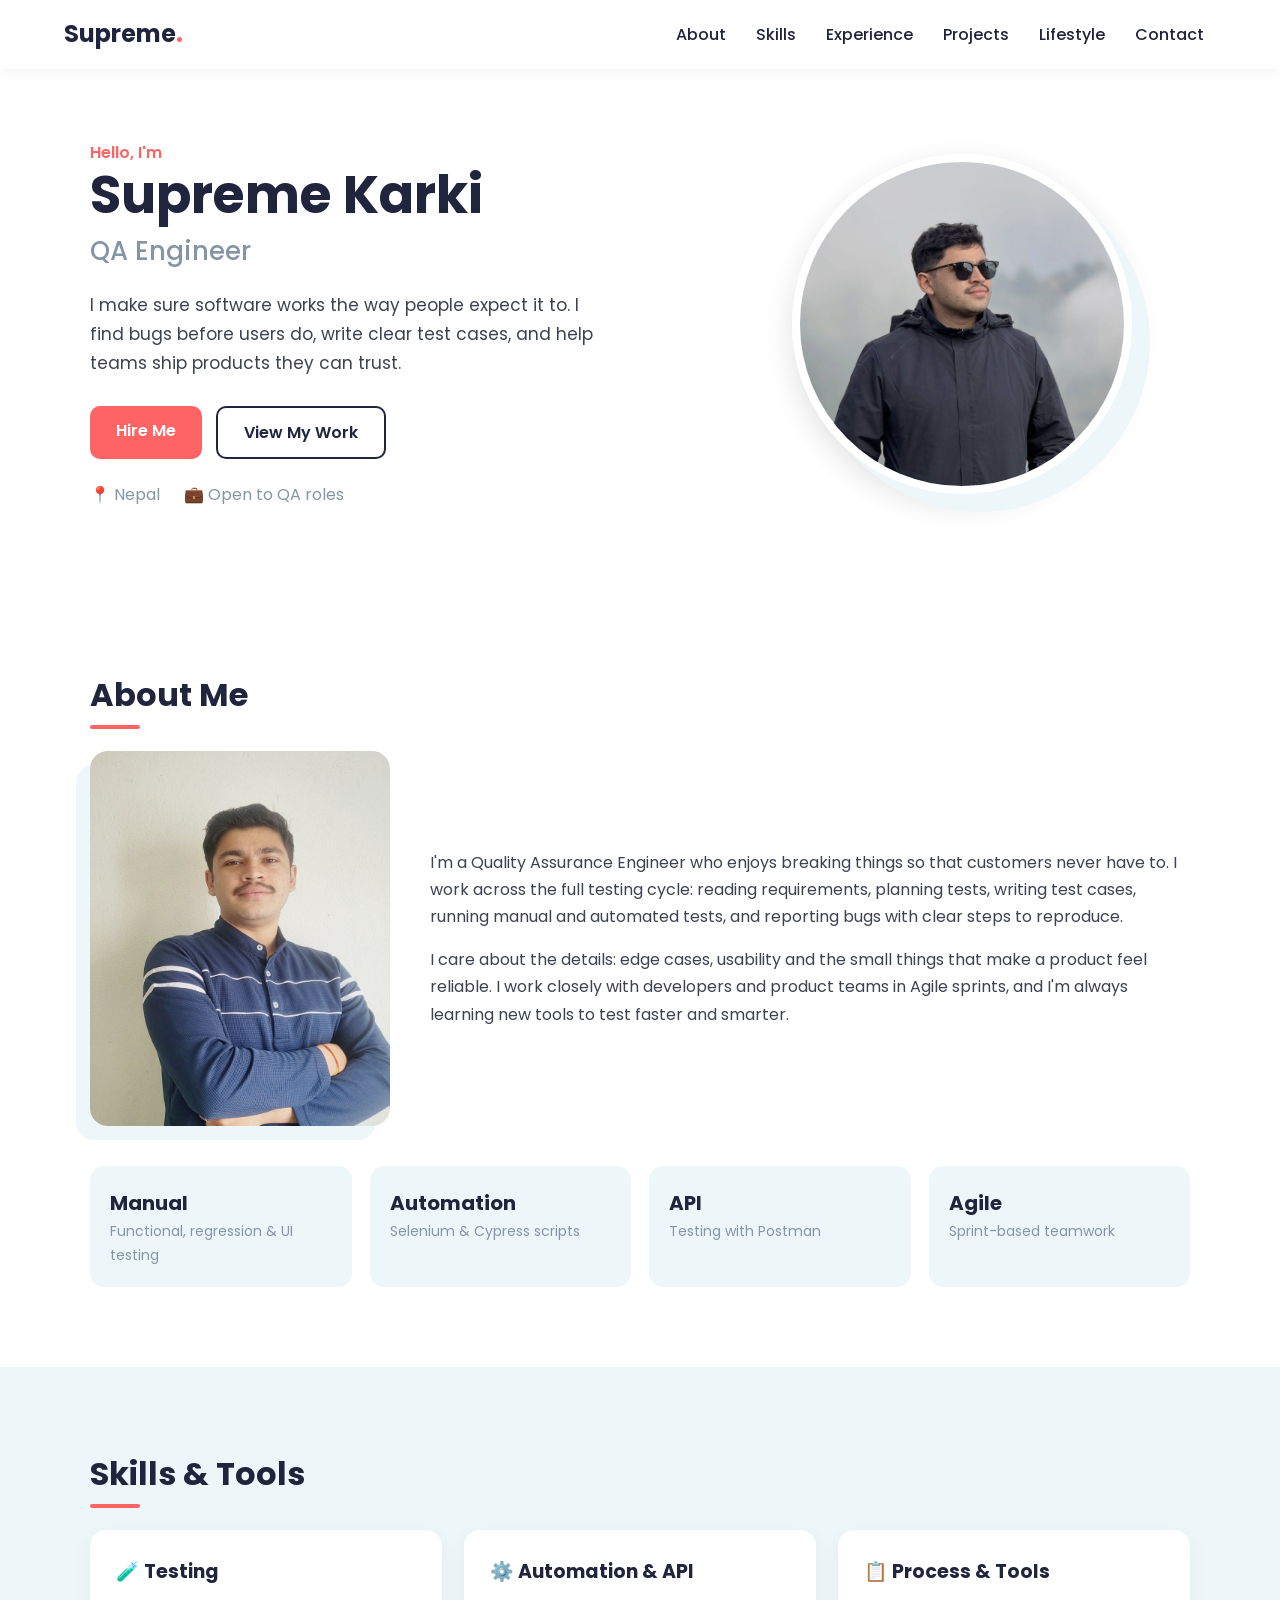
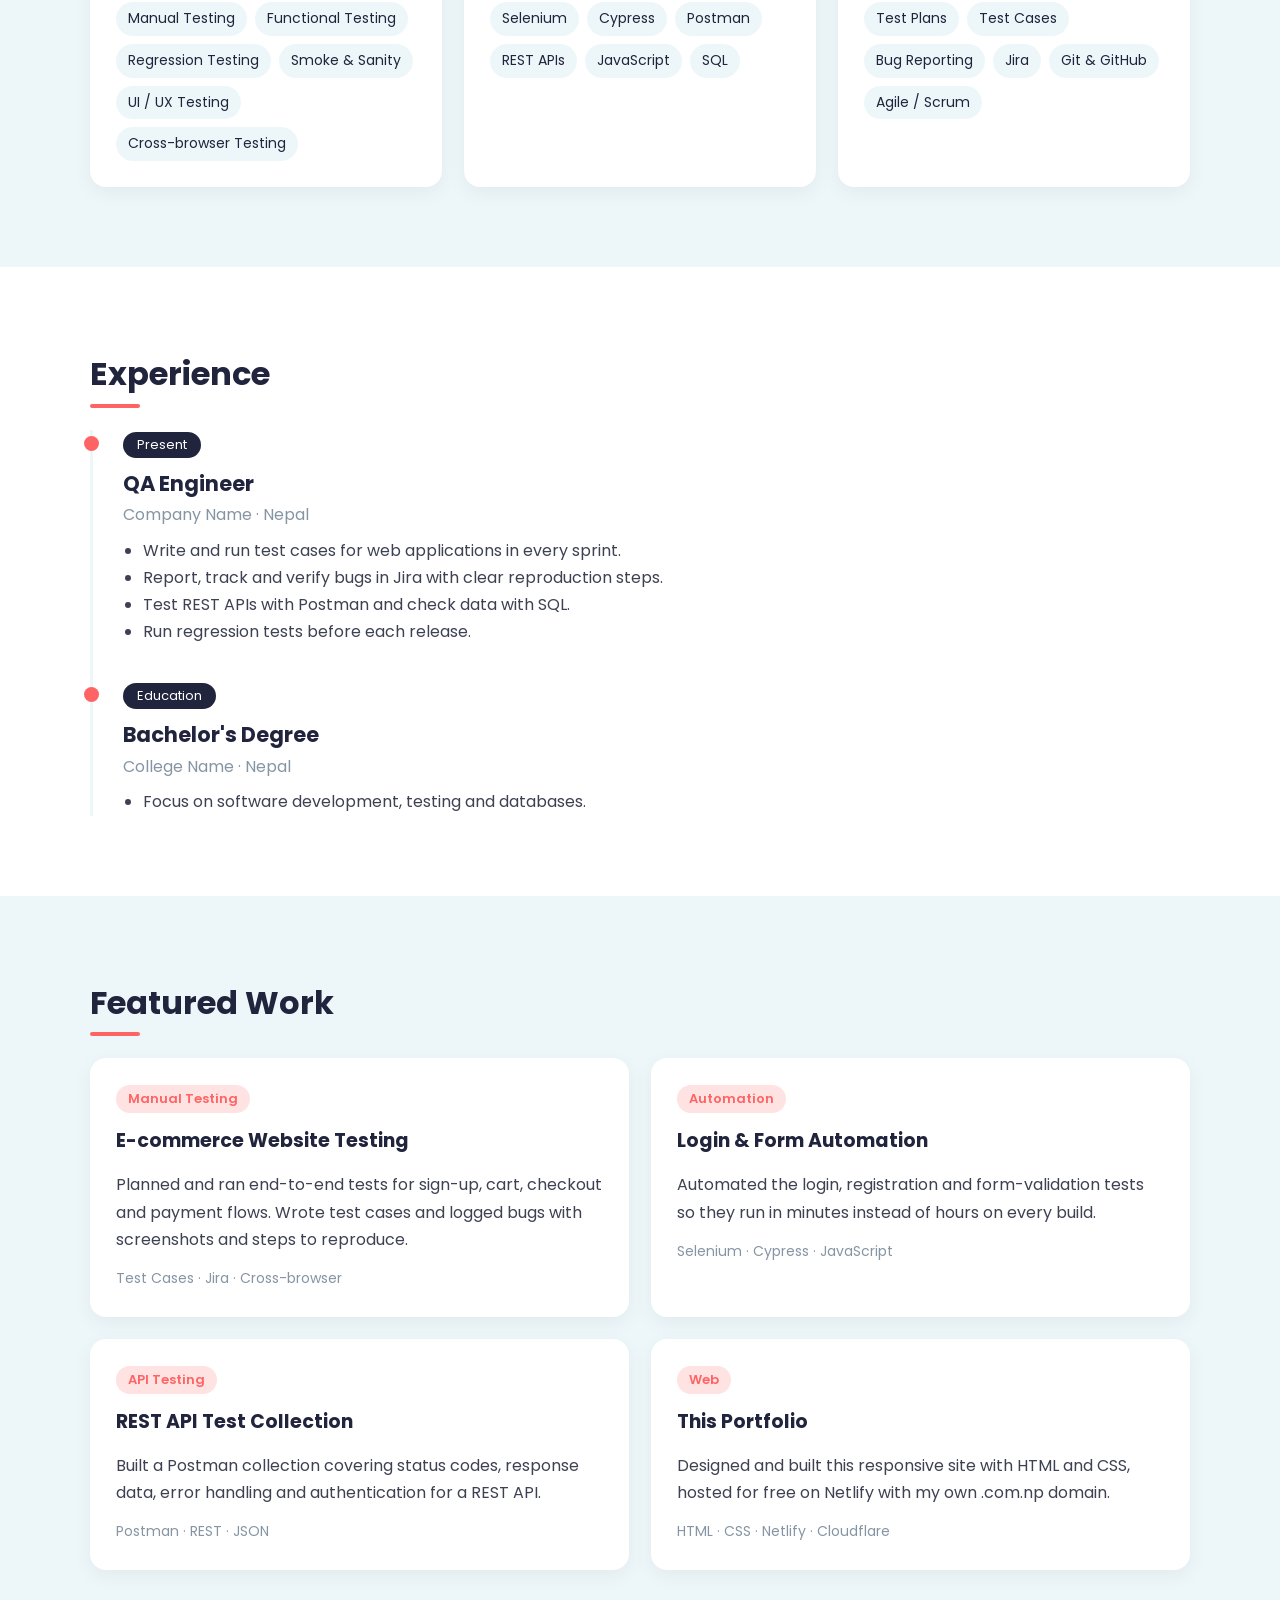
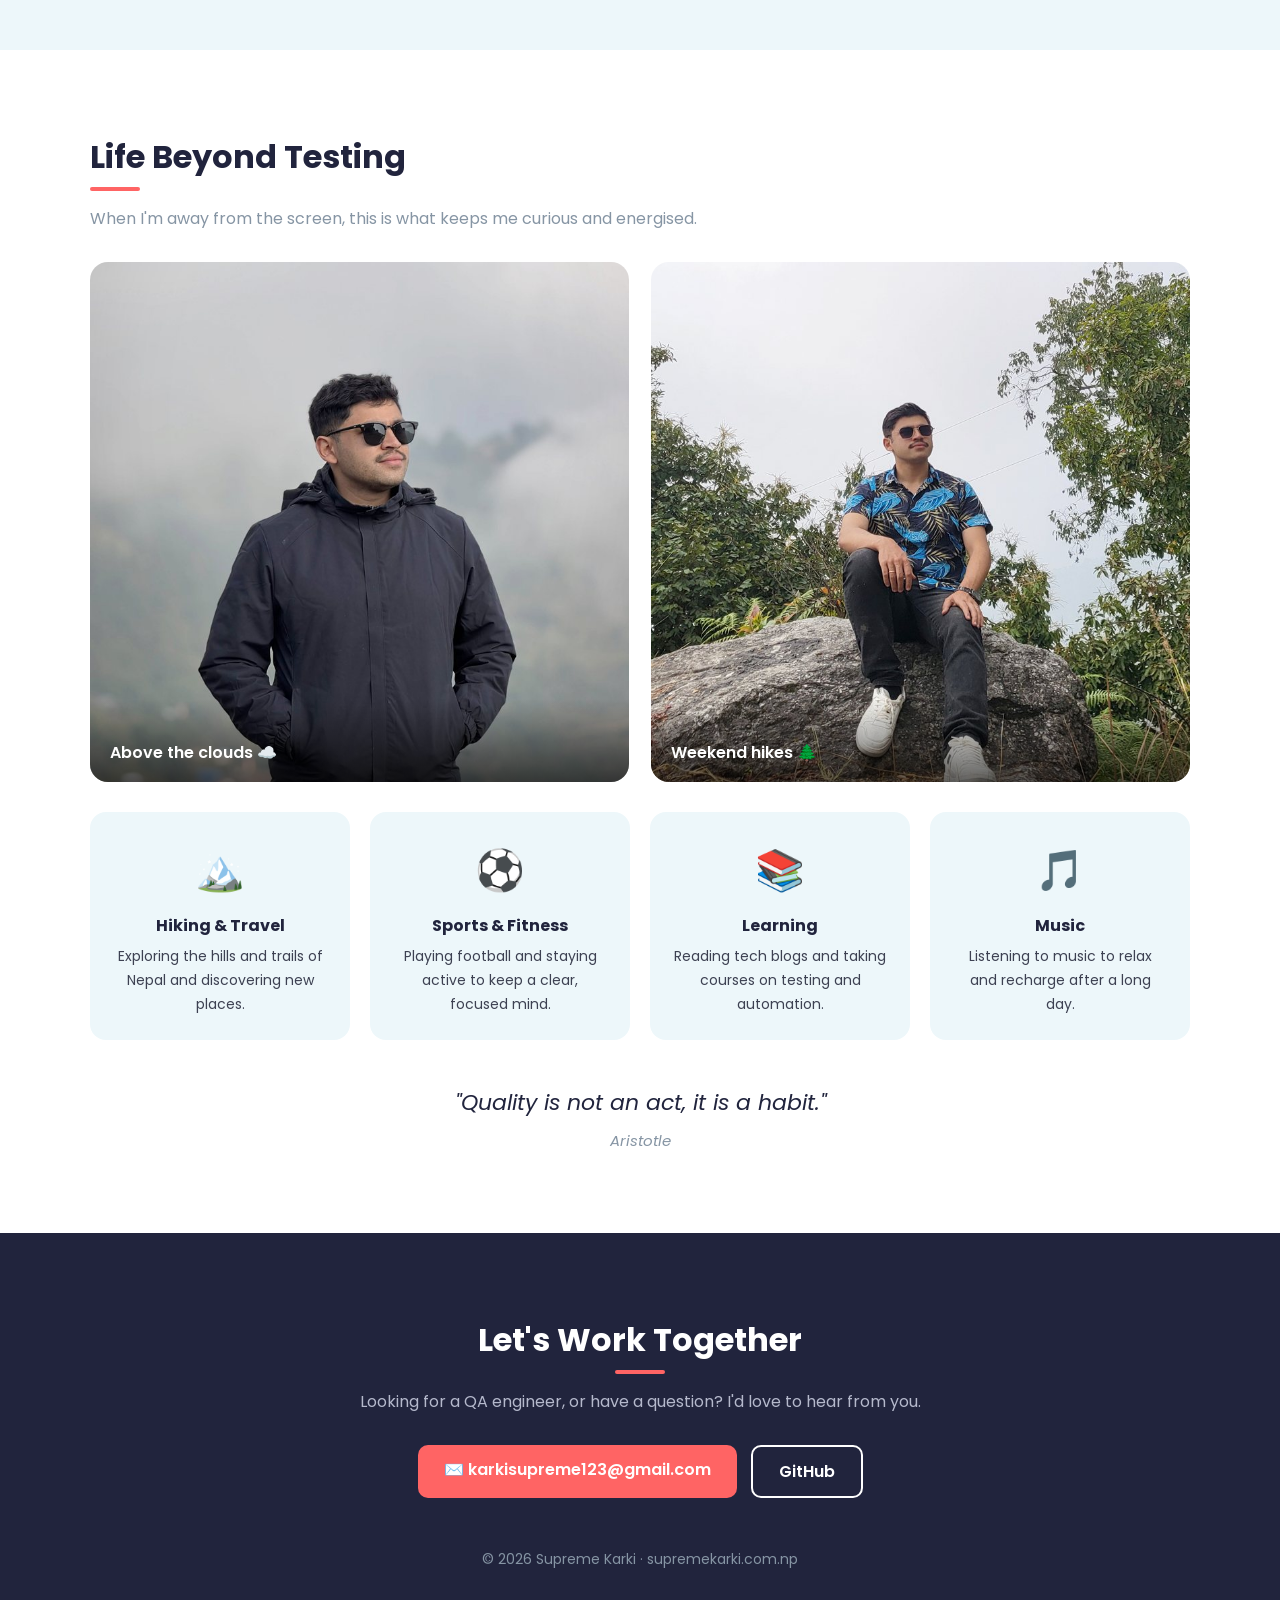
<file: index.html>
<!DOCTYPE html>
<html lang="en">
  <head>
    <meta charset="UTF-8" />
    <meta name="viewport" content="width=device-width, initial-scale=1.0" />
    <meta name="description" content="Supreme Karki: QA Engineer from Nepal. Manual and automation testing, API testing and bug tracking." />
    <title>Supreme Karki | QA Engineer</title>
    <link rel="preconnect" href="https://fonts.googleapis.com" />
    <link href="https://fonts.googleapis.com/css2?family=Poppins:wght@400;500;600;700&display=swap" rel="stylesheet" />
    <link rel="stylesheet" href="style.css" />
  </head>

  <body>
    <nav class="nav">
      <a href="#top" class="brand">Supreme<span>.</span></a>
      <button class="toggle" aria-label="Open menu" aria-expanded="false">&#9776;</button>
      <ul class="nav-links">
        <li><a href="#about">About</a></li>
        <li><a href="#skills">Skills</a></li>
        <li><a href="#experience">Experience</a></li>
        <li><a href="#projects">Projects</a></li>
        <li><a href="#lifestyle">Lifestyle</a></li>
        <li><a href="#contact">Contact</a></li>
      </ul>
    </nav>

    <!-- Hero -->
    <header class="hero" id="top">
      <div class="container hero-grid">
        <div class="hero-text">
          <p class="eyebrow">Hello, I'm</p>
          <h1>Supreme Karki</h1>
          <h2>QA Engineer</h2>
          <p class="lead">
            I make sure software works the way people expect it to. I find bugs
            before users do, write clear test cases, and help teams ship
            products they can trust.
          </p>
          <div class="hero-actions">
            <a href="#contact" class="btn btn-primary">Hire Me</a>
            <a href="#projects" class="btn btn-outline">View My Work</a>
          </div>
          <ul class="hero-facts">
            <li><strong>📍</strong> Nepal</li>
            <li><strong>💼</strong> Open to QA roles</li>
          </ul>
        </div>
        <div class="hero-img">
          <img src="img/profile.jpg" alt="Supreme Karki" />
        </div>
      </div>
    </header>

    <!-- About -->
    <section class="section" id="about">
      <div class="container">
        <h3 class="section-title">About Me</h3>
        <div class="about-grid">
          <img src="img/about.jpg" alt="Supreme Karki" class="about-img" />
          <div class="about-text">
          <p>
            I'm a Quality Assurance Engineer who enjoys breaking things so that
            customers never have to. I work across the full testing cycle:
            reading requirements, planning tests, writing test cases, running
            manual and automated tests, and reporting bugs with clear steps to
            reproduce.
          </p>
          <p>
            I care about the details: edge cases, usability and the small
            things that make a product feel reliable. I work closely with
            developers and product teams in Agile sprints, and I'm always
            learning new tools to test faster and smarter.
          </p>
          </div>
        </div>
        <div class="stats">
          <div class="stat"><span>Manual</span>Functional, regression &amp; UI testing</div>
          <div class="stat"><span>Automation</span>Selenium &amp; Cypress scripts</div>
          <div class="stat"><span>API</span>Testing with Postman</div>
          <div class="stat"><span>Agile</span>Sprint-based teamwork</div>
        </div>
      </div>
    </section>

    <!-- Skills -->
    <section class="section alt" id="skills">
      <div class="container">
        <h3 class="section-title">Skills &amp; Tools</h3>
        <div class="skills-grid">
          <div class="card">
            <h4>🧪 Testing</h4>
            <ul class="tags">
              <li>Manual Testing</li><li>Functional Testing</li><li>Regression Testing</li>
              <li>Smoke &amp; Sanity</li><li>UI / UX Testing</li><li>Cross-browser Testing</li>
            </ul>
          </div>
          <div class="card">
            <h4>⚙️ Automation &amp; API</h4>
            <ul class="tags">
              <li>Selenium</li><li>Cypress</li><li>Postman</li>
              <li>REST APIs</li><li>JavaScript</li><li>SQL</li>
            </ul>
          </div>
          <div class="card">
            <h4>📋 Process &amp; Tools</h4>
            <ul class="tags">
              <li>Test Plans</li><li>Test Cases</li><li>Bug Reporting</li>
              <li>Jira</li><li>Git &amp; GitHub</li><li>Agile / Scrum</li>
            </ul>
          </div>
        </div>
      </div>
    </section>

    <!-- Experience -->
    <section class="section" id="experience">
      <div class="container">
        <h3 class="section-title">Experience</h3>
        <div class="timeline">
          <div class="tl-item">
            <span class="tl-date">Present</span>
            <h4>QA Engineer</h4>
            <p class="tl-org">Company Name · Nepal</p>
            <ul>
              <li>Write and run test cases for web applications in every sprint.</li>
              <li>Report, track and verify bugs in Jira with clear reproduction steps.</li>
              <li>Test REST APIs with Postman and check data with SQL.</li>
              <li>Run regression tests before each release.</li>
            </ul>
          </div>
          <div class="tl-item">
            <span class="tl-date">Education</span>
            <h4>Bachelor's Degree</h4>
            <p class="tl-org">College Name · Nepal</p>
            <ul>
              <li>Focus on software development, testing and databases.</li>
            </ul>
          </div>
        </div>
      </div>
    </section>

    <!-- Projects -->
    <section class="section alt" id="projects">
      <div class="container">
        <h3 class="section-title">Featured Work</h3>
        <div class="projects-grid">
          <article class="card project">
            <span class="badge">Manual Testing</span>
            <h4>E-commerce Website Testing</h4>
            <p>
              Planned and ran end-to-end tests for sign-up, cart, checkout and
              payment flows. Wrote test cases and logged bugs with screenshots
              and steps to reproduce.
            </p>
            <p class="stack">Test Cases · Jira · Cross-browser</p>
          </article>
          <article class="card project">
            <span class="badge">Automation</span>
            <h4>Login &amp; Form Automation</h4>
            <p>
              Automated the login, registration and form-validation tests so
              they run in minutes instead of hours on every build.
            </p>
            <p class="stack">Selenium · Cypress · JavaScript</p>
          </article>
          <article class="card project">
            <span class="badge">API Testing</span>
            <h4>REST API Test Collection</h4>
            <p>
              Built a Postman collection covering status codes, response data,
              error handling and authentication for a REST API.
            </p>
            <p class="stack">Postman · REST · JSON</p>
          </article>
          <article class="card project">
            <span class="badge">Web</span>
            <h4>This Portfolio</h4>
            <p>
              Designed and built this responsive site with HTML and CSS,
              hosted for free on Netlify with my own .com.np domain.
            </p>
            <p class="stack">HTML · CSS · Netlify · Cloudflare</p>
          </article>
        </div>
      </div>
    </section>

    <!-- Lifestyle -->
    <section class="section" id="lifestyle">
      <div class="container">
        <h3 class="section-title">Life Beyond Testing</h3>
        <p class="section-intro">
          When I'm away from the screen, this is what keeps me curious and
          energised.
        </p>
        <div class="gallery">
          <figure>
            <img src="img/lifestyle-clouds.jpg" alt="Supreme standing above the clouds in the hills" />
            <figcaption>Above the clouds ☁️</figcaption>
          </figure>
          <figure>
            <img src="img/lifestyle-hike.jpg" alt="Supreme resting on a rock during a hike" />
            <figcaption>Weekend hikes 🌲</figcaption>
          </figure>
        </div>
        <div class="life-grid">
          <div class="life-card"><span>🏔️</span><h4>Hiking &amp; Travel</h4><p>Exploring the hills and trails of Nepal and discovering new places.</p></div>
          <div class="life-card"><span>⚽</span><h4>Sports &amp; Fitness</h4><p>Playing football and staying active to keep a clear, focused mind.</p></div>
          <div class="life-card"><span>📚</span><h4>Learning</h4><p>Reading tech blogs and taking courses on testing and automation.</p></div>
          <div class="life-card"><span>🎵</span><h4>Music</h4><p>Listening to music to relax and recharge after a long day.</p></div>
        </div>
        <blockquote class="quote">
          "Quality is not an act, it is a habit."
          <cite>Aristotle</cite>
        </blockquote>
      </div>
    </section>

    <!-- Contact -->
    <footer class="section contact" id="contact">
      <div class="container">
        <h3 class="section-title">Let's Work Together</h3>
        <p class="section-intro">
          Looking for a QA engineer, or have a question? I'd love to hear from you.
        </p>
        <div class="contact-links">
          <a href="mailto:karkisupreme123@gmail.com" class="btn btn-primary">✉️ karkisupreme123@gmail.com</a>
          <a href="https://github.com/Supremekarki57" target="_blank" rel="noopener" class="btn btn-outline">GitHub</a>
        </div>
        <p class="copy">&copy; <span id="year">2026</span> Supreme Karki · supremekarki.com.np</p>
      </div>
    </footer>

    <script>
      document.getElementById("year").textContent = new Date().getFullYear();
      const toggle = document.querySelector(".toggle");
      const links = document.querySelector(".nav-links");
      toggle.addEventListener("click", () => {
        const open = links.classList.toggle("open");
        toggle.setAttribute("aria-expanded", open);
        toggle.innerHTML = open ? "&#10005;" : "&#9776;";
      });
      links.addEventListener("click", (e) => {
        if (e.target.tagName === "A") {
          links.classList.remove("open");
          toggle.setAttribute("aria-expanded", false);
          toggle.innerHTML = "&#9776;";
        }
      });
    </script>
  </body>
</html>
</file>
<file: style.css>
:root {
  --accent: #ff6464;
  --dark: #21243d;
  --text: #3d4152;
  --muted: #8695a4;
  --bg-alt: #edf7fa;
  --card: #ffffff;
}
* { margin: 0; padding: 0; box-sizing: border-box; }
html { scroll-behavior: smooth; }
body { font-family: "Poppins", sans-serif; color: var(--text); background: #fff; line-height: 1.7; }
a { text-decoration: none; color: inherit; }
img { max-width: 100%; display: block; }
.container { width: min(1100px, 90%); margin: auto; }

/* Nav */
.nav {
  position: sticky; top: 0; z-index: 10;
  display: flex; align-items: center; justify-content: space-between;
  padding: 14px 5%; background: rgba(255, 255, 255, 0.95);
  box-shadow: 0 2px 12px rgba(0, 0, 0, 0.05);
}
.brand { font-size: 24px; font-weight: 700; color: var(--dark); }
.brand span { color: var(--accent); }
.nav-links { list-style: none; display: flex; gap: 6px; }
.nav-links a { padding: 8px 12px; font-weight: 500; color: var(--dark); border-radius: 8px; transition: color 0.2s; }
.nav-links a:hover { color: var(--accent); }
.toggle { display: none; background: none; border: 0; font-size: 26px; cursor: pointer; color: var(--dark); }

/* Buttons */
.btn { display: inline-block; padding: 11px 26px; border-radius: 10px; font-weight: 600; transition: transform 0.2s, background 0.2s; }
.btn:hover { transform: translateY(-2px); }
.btn-primary { background: var(--accent); color: #fff; }
.btn-outline { border: 2px solid var(--dark); color: var(--dark); }
.btn-outline:hover { background: var(--dark); color: #fff; }

/* Hero */
.hero { padding: 70px 0 80px; }
.hero-grid { display: grid; grid-template-columns: 1.3fr 1fr; gap: 50px; align-items: center; }
.eyebrow { color: var(--accent); font-weight: 600; }
.hero h1 { font-size: 52px; line-height: 1.1; color: var(--dark); }
.hero h2 { font-size: 26px; font-weight: 500; color: var(--muted); margin: 6px 0 18px; }
.lead { font-size: 17px; max-width: 520px; }
.hero-actions { display: flex; gap: 14px; margin: 28px 0 22px; flex-wrap: wrap; }
.hero-facts { list-style: none; display: flex; gap: 24px; color: var(--muted); flex-wrap: wrap; }
.hero-img img {
  width: 340px; aspect-ratio: 1; object-fit: cover; margin: auto;
  border-radius: 50%; border: 8px solid #fff;
  box-shadow: 18px 18px 0 var(--bg-alt), 0 10px 30px rgba(0, 0, 0, 0.12);
}

/* Sections */
.section { padding: 80px 0; }
.section.alt { background: var(--bg-alt); }
.section-title { font-size: 32px; color: var(--dark); margin-bottom: 28px; position: relative; display: inline-block; }
.section-title::after { content: ""; position: absolute; left: 0; bottom: -6px; width: 50px; height: 4px; border-radius: 4px; background: var(--accent); }
.section-intro { max-width: 620px; margin: -8px 0 30px; color: var(--muted); }

/* About */
.about-grid { display: grid; grid-template-columns: 300px 1fr; gap: 40px; align-items: center; }
.about-img { width: 100%; aspect-ratio: 4 / 5; object-fit: cover; border-radius: 18px; box-shadow: -14px 14px 0 var(--bg-alt); }
.about-text p + p { margin-top: 16px; }

/* Gallery */
.gallery { display: grid; grid-template-columns: 1fr 1fr; gap: 22px; margin-bottom: 30px; }
.gallery figure { position: relative; overflow: hidden; border-radius: 18px; }
.gallery img { width: 100%; aspect-ratio: 4 / 5; max-height: 520px; object-fit: cover; transition: transform 0.4s; }
.gallery figure:hover img { transform: scale(1.04); }
.gallery figcaption {
  position: absolute; left: 0; right: 0; bottom: 0; padding: 40px 20px 16px;
  color: #fff; font-weight: 600; background: linear-gradient(transparent, rgba(0, 0, 0, 0.6));
}
.stats { display: grid; grid-template-columns: repeat(4, 1fr); gap: 18px; margin-top: 40px; }
.stat { background: var(--bg-alt); padding: 20px; border-radius: 14px; font-size: 14px; color: var(--muted); }
.stat span { display: block; font-size: 20px; font-weight: 700; color: var(--dark); }

/* Cards */
.card { background: var(--card); padding: 26px; border-radius: 16px; box-shadow: 0 6px 20px rgba(0, 0, 0, 0.05); }
.card h4 { font-size: 19px; color: var(--dark); margin-bottom: 14px; }
.skills-grid { display: grid; grid-template-columns: repeat(3, 1fr); gap: 22px; }
.tags { list-style: none; display: flex; flex-wrap: wrap; gap: 8px; }
.tags li { background: var(--bg-alt); color: var(--dark); padding: 5px 12px; border-radius: 20px; font-size: 14px; }

/* Timeline */
.timeline { border-left: 3px solid var(--bg-alt); padding-left: 30px; display: grid; gap: 36px; }
.tl-item { position: relative; }
.tl-item::before { content: ""; position: absolute; left: -39px; top: 6px; width: 15px; height: 15px; border-radius: 50%; background: var(--accent); }
.tl-date { display: inline-block; background: var(--dark); color: #fff; font-size: 13px; padding: 2px 14px; border-radius: 20px; }
.tl-item h4 { font-size: 21px; color: var(--dark); margin-top: 8px; }
.tl-org { color: var(--muted); margin-bottom: 8px; }
.tl-item ul { padding-left: 20px; }

/* Projects */
.projects-grid { display: grid; grid-template-columns: repeat(2, 1fr); gap: 22px; }
.project { transition: transform 0.2s; }
.project:hover { transform: translateY(-4px); }
.badge { display: inline-block; background: #ffe3e3; color: var(--accent); font-size: 13px; font-weight: 600; padding: 3px 12px; border-radius: 20px; margin-bottom: 12px; }
.stack { margin-top: 14px; font-size: 14px; color: var(--muted); }

/* Lifestyle */
.life-grid { display: grid; grid-template-columns: repeat(4, 1fr); gap: 20px; }
.life-card { background: var(--bg-alt); border-radius: 16px; padding: 24px; text-align: center; transition: transform 0.2s; }
.life-card:hover { transform: translateY(-4px); }
.life-card span { font-size: 40px; }
.life-card h4 { color: var(--dark); margin: 8px 0 6px; }
.life-card p { font-size: 14px; }
.quote { margin-top: 44px; text-align: center; font-size: 22px; font-style: italic; color: var(--dark); }
.quote cite { display: block; font-size: 15px; color: var(--muted); margin-top: 6px; }

/* Contact */
.contact { background: var(--dark); color: #d6d9e6; text-align: center; }
.contact .section-title { color: #fff; }
.contact .section-title::after { left: 50%; transform: translateX(-50%); }
.contact .section-intro { margin: -8px auto 30px; color: #b5b9cc; }
.contact-links { display: flex; justify-content: center; gap: 14px; flex-wrap: wrap; }
.contact .btn-outline { border-color: #fff; color: #fff; }
.contact .btn-outline:hover { background: #fff; color: var(--dark); }
.copy { margin-top: 50px; font-size: 14px; color: var(--muted); }

/* Responsive */
@media (max-width: 900px) {
  .stats, .life-grid { grid-template-columns: repeat(2, 1fr); }
  .skills-grid { grid-template-columns: 1fr; }
}
@media (max-width: 760px) {
  .toggle { display: block; }
  .nav-links {
    display: none; position: absolute; top: 100%; left: 0; right: 0;
    flex-direction: column; background: #fff; padding: 10px 5% 20px;
    box-shadow: 0 10px 20px rgba(0, 0, 0, 0.06);
  }
  .nav-links.open { display: flex; }
  .hero { padding: 40px 0 60px; }
  .hero-grid { grid-template-columns: 1fr; text-align: center; }
  .hero-img { order: -1; }
  .hero-img img { width: 230px; }
  .hero h1 { font-size: 38px; }
  .lead { margin: auto; }
  .hero-actions, .hero-facts { justify-content: center; }
  .about-grid, .projects-grid { grid-template-columns: 1fr; }
  .about-img { max-width: 280px; margin: auto; }
  .gallery { grid-template-columns: 1fr; }
  .section { padding: 60px 0; }
}
</file>
